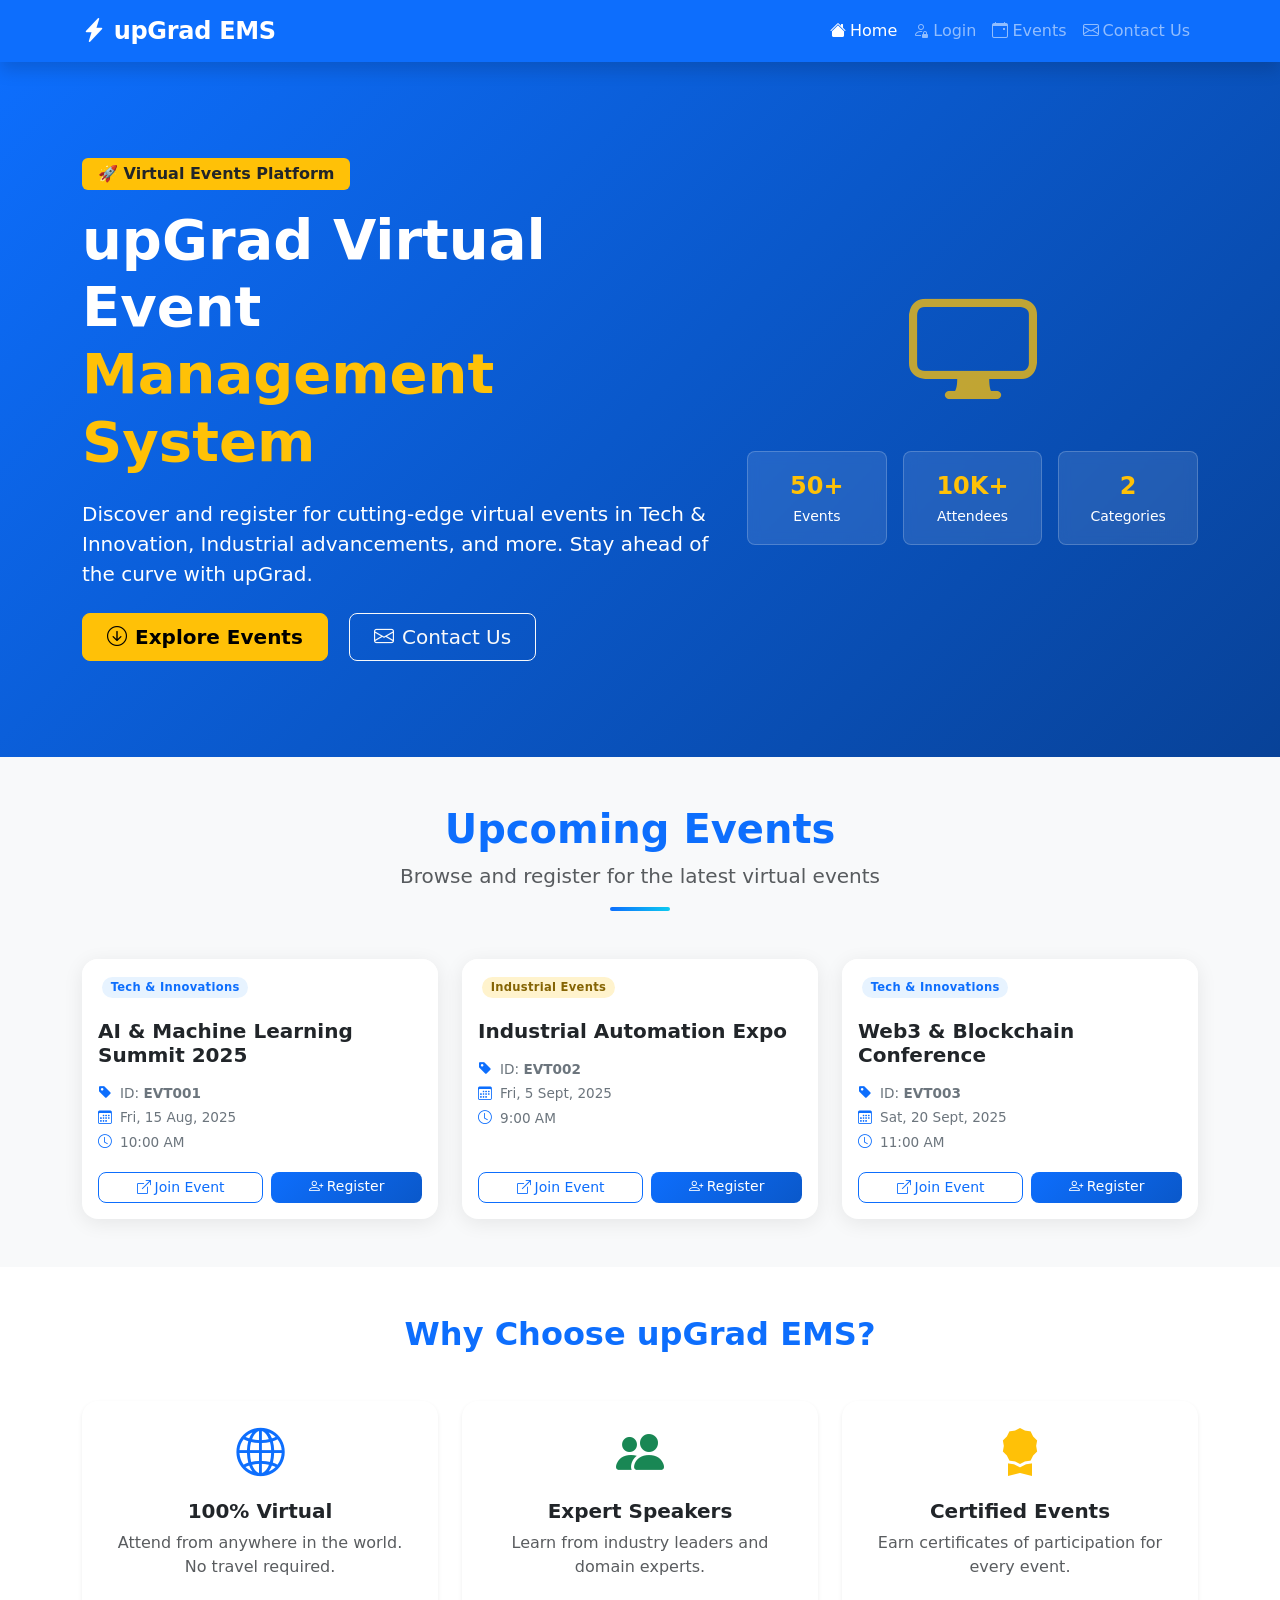
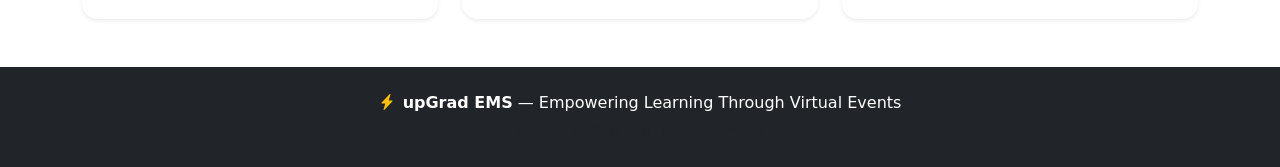
<file: upgrad-ems/index.html>
<!DOCTYPE html>
<html lang="en">
<head>
  <meta charset="UTF-8" />
  <meta name="viewport" content="width=device-width, initial-scale=1.0" />
  <title>upGrad Event Management System</title>
  <link rel="stylesheet" href="https://cdn.jsdelivr.net/npm/bootstrap@5.3.2/dist/css/bootstrap.min.css" />
  <link rel="stylesheet" href="https://cdn.jsdelivr.net/npm/bootstrap-icons@1.11.3/font/bootstrap-icons.min.css" />
  <link rel="stylesheet" href="css/style.css" />
</head>
<body>

  <!-- Navbar -->
  <nav class="navbar navbar-expand-lg navbar-dark bg-primary sticky-top shadow">
    <div class="container">
      <a class="navbar-brand fw-bold fs-4" href="index.html">
        <i class="bi bi-lightning-charge-fill me-2"></i>upGrad EMS
      </a>
      <button class="navbar-toggler" type="button" data-bs-toggle="collapse" data-bs-target="#navbarNav">
        <span class="navbar-toggler-icon"></span>
      </button>
      <div class="collapse navbar-collapse" id="navbarNav">
        <ul class="navbar-nav ms-auto">
          <li class="nav-item"><a class="nav-link active" href="index.html"><i class="bi bi-house-fill me-1"></i>Home</a></li>
          <li class="nav-item"><a class="nav-link" href="login.html"><i class="bi bi-person-lock me-1"></i>Login</a></li>
          <li class="nav-item"><a class="nav-link" href="#events-section"><i class="bi bi-calendar-event me-1"></i>Events</a></li>
          <li class="nav-item"><a class="nav-link" href="contact.html"><i class="bi bi-envelope me-1"></i>Contact Us</a></li>
        </ul>
      </div>
    </div>
  </nav>

  <!-- Hero Section -->
  <section class="hero-section text-white py-5">
    <div class="container">
      <div class="row align-items-center min-vh-50 py-5">
        <div class="col-lg-7">
          <span class="badge bg-warning text-dark mb-3 px-3 py-2 fs-6">🚀 Virtual Events Platform</span>
          <h1 class="display-4 fw-bold mb-4">upGrad Virtual Event<br/><span class="text-warning">Management System</span></h1>
          <p class="lead mb-4 opacity-90">Discover and register for cutting-edge virtual events in Tech & Innovation, Industrial advancements, and more. Stay ahead of the curve with upGrad.</p>
          <a href="#events-section" class="btn btn-warning btn-lg fw-semibold me-3 px-4">
            <i class="bi bi-arrow-down-circle me-2"></i>Explore Events
          </a>
          <a href="contact.html" class="btn btn-outline-light btn-lg px-4">
            <i class="bi bi-envelope me-2"></i>Contact Us
          </a>
        </div>
        <div class="col-lg-5 text-center mt-5 mt-lg-0">
          <div class="hero-graphic">
            <i class="bi bi-display display-1 text-warning opacity-75"></i>
            <div class="hero-stats mt-4">
              <div class="row g-3">
                <div class="col-4">
                  <div class="stat-card p-3 rounded-3 bg-white bg-opacity-10">
                    <div class="fw-bold fs-4 text-warning">50+</div>
                    <small>Events</small>
                  </div>
                </div>
                <div class="col-4">
                  <div class="stat-card p-3 rounded-3 bg-white bg-opacity-10">
                    <div class="fw-bold fs-4 text-warning">10K+</div>
                    <small>Attendees</small>
                  </div>
                </div>
                <div class="col-4">
                  <div class="stat-card p-3 rounded-3 bg-white bg-opacity-10">
                    <div class="fw-bold fs-4 text-warning">2</div>
                    <small>Categories</small>
                  </div>
                </div>
              </div>
            </div>
          </div>
        </div>
      </div>
    </div>
  </section>

  <!-- Events Section -->
  <section id="events-section" class="py-5 bg-light">
    <div class="container">
      <div class="text-center mb-5">
        <h2 class="display-6 fw-bold text-primary">Upcoming Events</h2>
        <p class="text-muted lead">Browse and register for the latest virtual events</p>
        <div class="divider mx-auto"></div>
      </div>
      <div class="row g-4" id="home-events-container">
        <!-- Events rendered by JS -->
      </div>
      <div class="text-center mt-4" id="no-events-home" style="display:none;">
        <p class="text-muted fs-5"><i class="bi bi-calendar-x me-2"></i>No events available yet. Check back soon!</p>
      </div>
    </div>
  </section>

  <!-- Features Section -->
  <section class="py-5">
    <div class="container">
      <h2 class="text-center fw-bold text-primary mb-5">Why Choose upGrad EMS?</h2>
      <div class="row g-4">
        <div class="col-md-4">
          <div class="feature-card text-center p-4 rounded-4 shadow-sm h-100">
            <div class="feature-icon mb-3"><i class="bi bi-globe2 display-5 text-primary"></i></div>
            <h5 class="fw-bold">100% Virtual</h5>
            <p class="text-muted">Attend from anywhere in the world. No travel required.</p>
          </div>
        </div>
        <div class="col-md-4">
          <div class="feature-card text-center p-4 rounded-4 shadow-sm h-100">
            <div class="feature-icon mb-3"><i class="bi bi-people-fill display-5 text-success"></i></div>
            <h5 class="fw-bold">Expert Speakers</h5>
            <p class="text-muted">Learn from industry leaders and domain experts.</p>
          </div>
        </div>
        <div class="col-md-4">
          <div class="feature-card text-center p-4 rounded-4 shadow-sm h-100">
            <div class="feature-icon mb-3"><i class="bi bi-award-fill display-5 text-warning"></i></div>
            <h5 class="fw-bold">Certified Events</h5>
            <p class="text-muted">Earn certificates of participation for every event.</p>
          </div>
        </div>
      </div>
    </div>
  </section>

  <!-- Footer -->
  <footer class="bg-dark text-white py-4">
    <div class="container text-center">
      <p class="mb-1"><i class="bi bi-lightning-charge-fill text-warning me-2"></i><strong>upGrad EMS</strong> &mdash; Empowering Learning Through Virtual Events</p>
      <small class="text-muted">&copy; 2025 upGrad. All rights reserved.</small>
    </div>
  </footer>

  <script src="https://cdn.jsdelivr.net/npm/bootstrap@5.3.2/dist/js/bootstrap.bundle.min.js"></script>
  <script src="js/db.js"></script>
  <script src="js/home.js"></script>
</body>
</html>
</file>
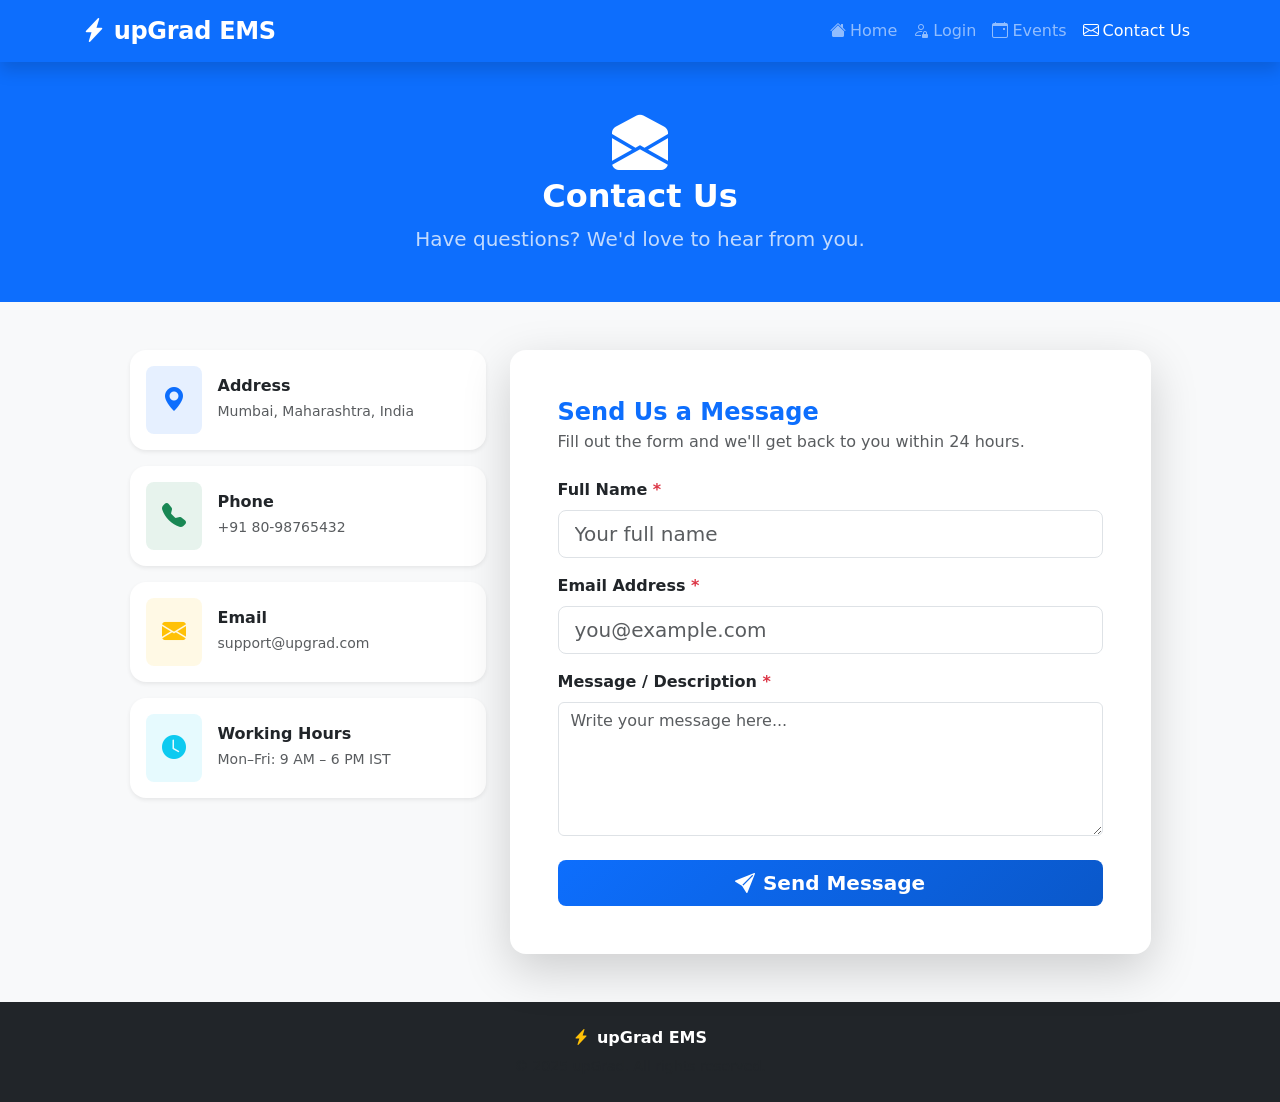
<file: upgrad-ems/contact.html>
<!DOCTYPE html>
<html lang="en">
<head>
  <meta charset="UTF-8" />
  <meta name="viewport" content="width=device-width, initial-scale=1.0" />
  <title>Contact Us – upGrad EMS</title>
  <link rel="stylesheet" href="https://cdn.jsdelivr.net/npm/bootstrap@5.3.2/dist/css/bootstrap.min.css" />
  <link rel="stylesheet" href="https://cdn.jsdelivr.net/npm/bootstrap-icons@1.11.3/font/bootstrap-icons.min.css" />
  <link rel="stylesheet" href="css/style.css" />
</head>
<body class="bg-light">

  <!-- Navbar -->
  <nav class="navbar navbar-expand-lg navbar-dark bg-primary sticky-top shadow">
    <div class="container">
      <a class="navbar-brand fw-bold fs-4" href="index.html">
        <i class="bi bi-lightning-charge-fill me-2"></i>upGrad EMS
      </a>
      <button class="navbar-toggler" type="button" data-bs-toggle="collapse" data-bs-target="#navbarNav">
        <span class="navbar-toggler-icon"></span>
      </button>
      <div class="collapse navbar-collapse" id="navbarNav">
        <ul class="navbar-nav ms-auto">
          <li class="nav-item"><a class="nav-link" href="index.html"><i class="bi bi-house-fill me-1"></i>Home</a></li>
          <li class="nav-item"><a class="nav-link" href="login.html"><i class="bi bi-person-lock me-1"></i>Login</a></li>
          <li class="nav-item"><a class="nav-link" href="index.html#events-section"><i class="bi bi-calendar-event me-1"></i>Events</a></li>
          <li class="nav-item"><a class="nav-link active" href="contact.html"><i class="bi bi-envelope me-1"></i>Contact Us</a></li>
        </ul>
      </div>
    </div>
  </nav>

  <!-- Hero Banner -->
  <div class="bg-primary text-white py-5">
    <div class="container text-center">
      <i class="bi bi-envelope-open-fill display-4 mb-3"></i>
      <h2 class="fw-bold">Contact Us</h2>
      <p class="lead opacity-75 mb-0">Have questions? We'd love to hear from you.</p>
    </div>
  </div>

  <div class="container py-5">
    <div class="row justify-content-center g-4">

      <!-- Contact Info Cards -->
      <div class="col-lg-4">
        <div class="d-flex flex-column gap-3">
          <div class="card border-0 shadow-sm rounded-4 p-3">
            <div class="d-flex align-items-center gap-3">
              <div class="contact-icon-wrap bg-primary bg-opacity-10 rounded-3 p-3">
                <i class="bi bi-geo-alt-fill text-primary fs-4"></i>
              </div>
              <div>
                <h6 class="fw-bold mb-1">Address</h6>
                <small class="text-muted">Mumbai, Maharashtra, India</small>
              </div>
            </div>
          </div>
          <div class="card border-0 shadow-sm rounded-4 p-3">
            <div class="d-flex align-items-center gap-3">
              <div class="contact-icon-wrap bg-success bg-opacity-10 rounded-3 p-3">
                <i class="bi bi-telephone-fill text-success fs-4"></i>
              </div>
              <div>
                <h6 class="fw-bold mb-1">Phone</h6>
                <small class="text-muted">+91 80-98765432</small>
              </div>
            </div>
          </div>
          <div class="card border-0 shadow-sm rounded-4 p-3">
            <div class="d-flex align-items-center gap-3">
              <div class="contact-icon-wrap bg-warning bg-opacity-10 rounded-3 p-3">
                <i class="bi bi-envelope-fill text-warning fs-4"></i>
              </div>
              <div>
                <h6 class="fw-bold mb-1">Email</h6>
                <small class="text-muted">support@upgrad.com</small>
              </div>
            </div>
          </div>
          <div class="card border-0 shadow-sm rounded-4 p-3">
            <div class="d-flex align-items-center gap-3">
              <div class="contact-icon-wrap bg-info bg-opacity-10 rounded-3 p-3">
                <i class="bi bi-clock-fill text-info fs-4"></i>
              </div>
              <div>
                <h6 class="fw-bold mb-1">Working Hours</h6>
                <small class="text-muted">Mon–Fri: 9 AM – 6 PM IST</small>
              </div>
            </div>
          </div>
        </div>
      </div>

      <!-- Contact Form -->
      <div class="col-lg-7">
        <div class="card border-0 shadow-lg rounded-4">
          <div class="card-body p-4 p-md-5">
            <h4 class="fw-bold text-primary mb-1">Send Us a Message</h4>
            <p class="text-muted mb-4">Fill out the form and we'll get back to you within 24 hours.</p>

            <div id="contact-success" class="alert alert-success d-none" role="alert">
              <i class="bi bi-check-circle-fill me-2"></i>
              Your message has been sent successfully! We'll get back to you soon.
            </div>

            <form id="contact-form" novalidate>
              <div class="mb-3">
                <label for="contact-name" class="form-label fw-semibold">Full Name <span class="text-danger">*</span></label>
                <input type="text" class="form-control form-control-lg" id="contact-name" placeholder="Your full name" required />
                <div class="invalid-feedback">Name is required.</div>
              </div>
              <div class="mb-3">
                <label for="contact-email" class="form-label fw-semibold">Email Address <span class="text-danger">*</span></label>
                <input type="email" class="form-control form-control-lg" id="contact-email" placeholder="you@example.com" required />
                <div class="invalid-feedback">Please enter a valid email address.</div>
              </div>
              <div class="mb-4">
                <label for="contact-description" class="form-label fw-semibold">Message / Description <span class="text-danger">*</span></label>
                <textarea class="form-control" id="contact-description" rows="5" placeholder="Write your message here..." required minlength="10"></textarea>
                <div class="invalid-feedback">Please enter a message (at least 10 characters).</div>
              </div>
              <div class="d-grid">
                <button type="submit" class="btn btn-primary btn-lg fw-semibold">
                  <i class="bi bi-send-fill me-2"></i>Send Message
                </button>
              </div>
            </form>
          </div>
        </div>
      </div>

    </div>
  </div>

  <!-- Footer -->
  <footer class="bg-dark text-white py-4">
    <div class="container text-center">
      <p class="mb-1"><i class="bi bi-lightning-charge-fill text-warning me-2"></i><strong>upGrad EMS</strong></p>
      <small class="text-muted">&copy; 2025 upGrad. All rights reserved.</small>
    </div>
  </footer>

  <script src="https://cdn.jsdelivr.net/npm/bootstrap@5.3.2/dist/js/bootstrap.bundle.min.js"></script>
  <script src="js/contact.js"></script>
</body>
</html>
</file>
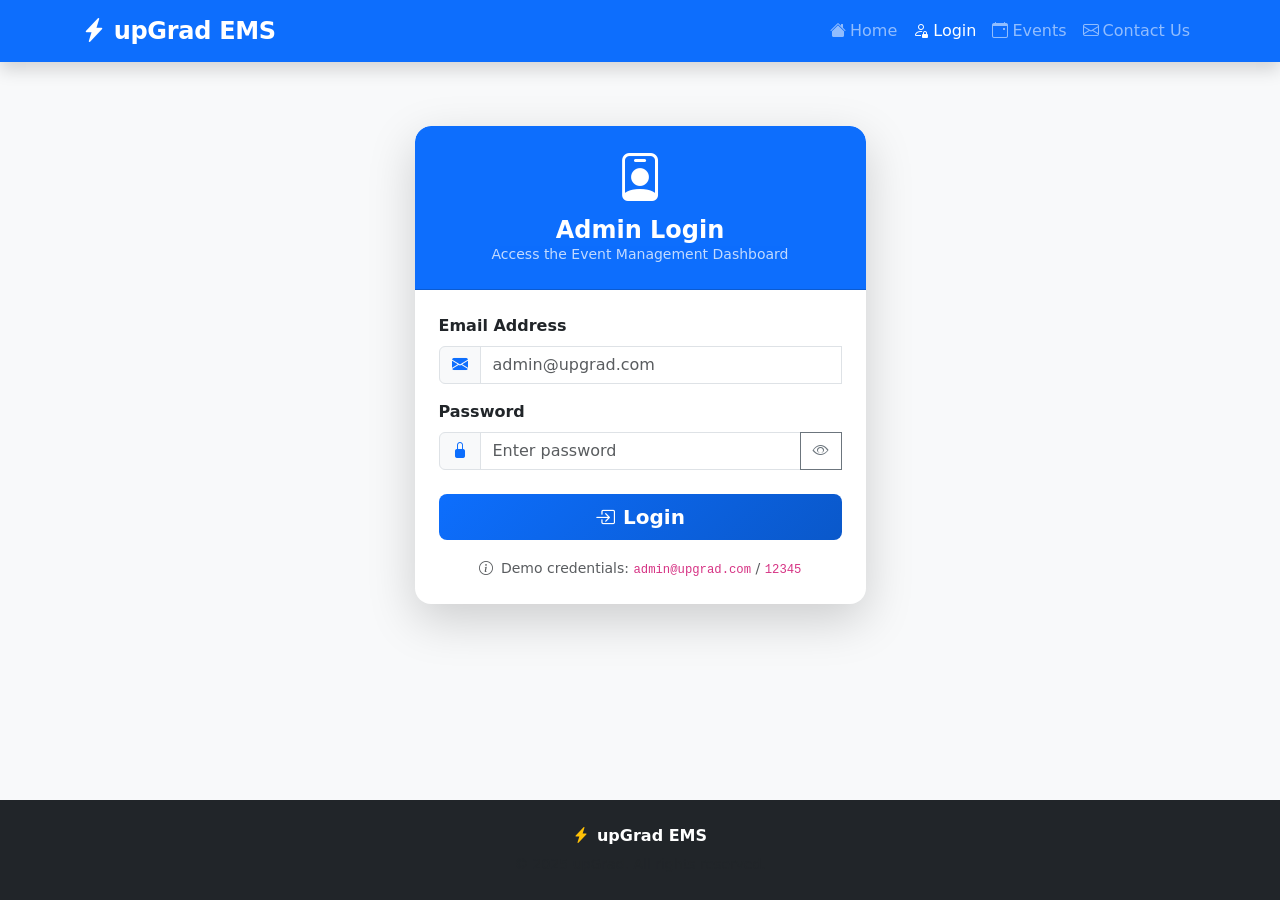
<file: upgrad-ems/events.html>
<!DOCTYPE html>
<html lang="en">
<head>
  <meta charset="UTF-8" />
  <meta name="viewport" content="width=device-width, initial-scale=1.0" />
  <title>Events Management – upGrad EMS</title>
  <link rel="stylesheet" href="https://cdn.jsdelivr.net/npm/bootstrap@5.3.2/dist/css/bootstrap.min.css" />
  <link rel="stylesheet" href="https://cdn.jsdelivr.net/npm/bootstrap-icons@1.11.3/font/bootstrap-icons.min.css" />
  <link rel="stylesheet" href="css/style.css" />
</head>
<body class="bg-light">

  <!-- Navbar -->
  <nav class="navbar navbar-expand-lg navbar-dark bg-primary sticky-top shadow">
    <div class="container">
      <a class="navbar-brand fw-bold fs-4" href="index.html">
        <i class="bi bi-lightning-charge-fill me-2"></i>upGrad EMS
      </a>
      <button class="navbar-toggler" type="button" data-bs-toggle="collapse" data-bs-target="#navbarNav">
        <span class="navbar-toggler-icon"></span>
      </button>
      <div class="collapse navbar-collapse" id="navbarNav">
        <ul class="navbar-nav ms-auto align-items-lg-center">
          <li class="nav-item"><a class="nav-link" href="index.html"><i class="bi bi-house-fill me-1"></i>Home</a></li>
          <li class="nav-item"><a class="nav-link active" href="events.html"><i class="bi bi-calendar-event me-1"></i>Events</a></li>
          <li class="nav-item"><a class="nav-link" href="contact.html"><i class="bi bi-envelope me-1"></i>Contact Us</a></li>
          <li class="nav-item ms-lg-2">
            <button class="btn btn-outline-light btn-sm px-3" id="logout-btn">
              <i class="bi bi-box-arrow-right me-1"></i>Logout
            </button>
          </li>
        </ul>
      </div>
    </div>
  </nav>

  <div class="container py-4">
    <!-- Page Header -->
    <div class="d-flex justify-content-between align-items-center mb-4 flex-wrap gap-2">
      <div>
        <h2 class="fw-bold text-primary mb-1"><i class="bi bi-calendar-event-fill me-2"></i>Events Management</h2>
        <p class="text-muted mb-0">Add, view, search, and delete virtual events</p>
      </div>
      <button class="btn btn-primary" data-bs-toggle="modal" data-bs-target="#addEventModal">
        <i class="bi bi-plus-circle-fill me-2"></i>Add New Event
      </button>
    </div>

    <!-- Alert messages -->
    <div id="events-alert" class="alert d-none" role="alert"></div>

    <!-- Search Bar -->
    <div class="card shadow-sm border-0 rounded-4 mb-4">
      <div class="card-body p-3">
        <div class="row g-2 align-items-end">
          <div class="col-md-4">
            <label for="search-input" class="form-label fw-semibold small text-muted">Search Events</label>
            <div class="input-group">
              <span class="input-group-text"><i class="bi bi-search text-primary"></i></span>
              <input type="text" class="form-control" id="search-input" placeholder="Search by ID, Name, or Category..." />
            </div>
          </div>
          <div class="col-md-3">
            <label for="search-type" class="form-label fw-semibold small text-muted">Search By</label>
            <select class="form-select" id="search-type">
              <option value="all">All Fields</option>
              <option value="id">Event ID</option>
              <option value="name">Event Name</option>
              <option value="category">Category</option>
            </select>
          </div>
          <div class="col-md-auto">
            <button class="btn btn-primary me-2" id="search-btn">
              <i class="bi bi-search me-1"></i>Search
            </button>
            <button class="btn btn-outline-secondary" id="clear-search-btn">
              <i class="bi bi-x-circle me-1"></i>Clear
            </button>
          </div>
        </div>
      </div>
    </div>

    <!-- Events Grid -->
    <div class="row g-4" id="events-container">
      <!-- Populated by JS -->
    </div>
    <div id="no-events-msg" class="text-center py-5 d-none">
      <i class="bi bi-calendar-x display-4 text-muted"></i>
      <p class="text-muted mt-3 fs-5">No events found. Add your first event!</p>
    </div>
  </div>

  <!-- Add Event Modal -->
  <div class="modal fade" id="addEventModal" tabindex="-1" aria-labelledby="addEventModalLabel" aria-hidden="true">
    <div class="modal-dialog modal-lg modal-dialog-centered">
      <div class="modal-content rounded-4 border-0 shadow">
        <div class="modal-header bg-primary text-white rounded-top-4">
          <h5 class="modal-title fw-bold" id="addEventModalLabel">
            <i class="bi bi-plus-circle-fill me-2"></i>Add New Event
          </h5>
          <button type="button" class="btn-close btn-close-white" data-bs-dismiss="modal" aria-label="Close"></button>
        </div>
        <div class="modal-body p-4">
          <form id="add-event-form" novalidate>
            <div class="row g-3">
              <div class="col-md-6">
                <label for="event-id" class="form-label fw-semibold">Event ID <span class="text-danger">*</span></label>
                <input type="text" class="form-control" id="event-id" placeholder="e.g. EVT001" required pattern="[A-Za-z0-9]+" />
                <div class="invalid-feedback">Event ID is required (alphanumeric only).</div>
              </div>
              <div class="col-md-6">
                <label for="event-name" class="form-label fw-semibold">Event Name <span class="text-danger">*</span></label>
                <input type="text" class="form-control" id="event-name" placeholder="e.g. AI Summit 2025" required />
                <div class="invalid-feedback">Event Name is required.</div>
              </div>
              <div class="col-md-6">
                <label for="event-category" class="form-label fw-semibold">Category <span class="text-danger">*</span></label>
                <select class="form-select" id="event-category" required>
                  <option value="" disabled selected>Select a Category</option>
                  <option value="Tech & Innovations">Tech &amp; Innovations</option>
                  <option value="Industrial Events">Industrial Events</option>
                </select>
                <div class="invalid-feedback">Please select a category.</div>
              </div>
              <div class="col-md-6">
                <label for="event-date" class="form-label fw-semibold">Event Date <span class="text-danger">*</span></label>
                <input type="date" class="form-control" id="event-date" required />
                <div class="invalid-feedback">Event date is required.</div>
              </div>
              <div class="col-md-6">
                <label for="event-time" class="form-label fw-semibold">Event Time <span class="text-danger">*</span></label>
                <input type="time" class="form-control" id="event-time" required />
                <div class="invalid-feedback">Event time is required.</div>
              </div>
              <div class="col-md-6">
                <label for="event-url" class="form-label fw-semibold">Event URL <span class="text-danger">*</span></label>
                <input type="url" class="form-control" id="event-url" placeholder="https://example.com/event" required />
                <div class="invalid-feedback">Please enter a valid URL (include https://).</div>
              </div>
            </div>
          </form>
        </div>
        <div class="modal-footer">
          <button type="button" class="btn btn-secondary" data-bs-dismiss="modal">Cancel</button>
          <button type="button" class="btn btn-primary fw-semibold" id="save-event-btn">
            <i class="bi bi-save me-2"></i>Save Event
          </button>
        </div>
      </div>
    </div>
  </div>

  <!-- Footer -->
  <footer class="bg-dark text-white py-4 mt-5">
    <div class="container text-center">
      <p class="mb-1"><i class="bi bi-lightning-charge-fill text-warning me-2"></i><strong>upGrad EMS</strong></p>
      <small class="text-muted">&copy; 2025 upGrad. All rights reserved.</small>
    </div>
  </footer>

  <script src="https://cdn.jsdelivr.net/npm/bootstrap@5.3.2/dist/js/bootstrap.bundle.min.js"></script>
  <script src="js/db.js"></script>
  <script src="js/events.js"></script>
</body>
</html>
</file>
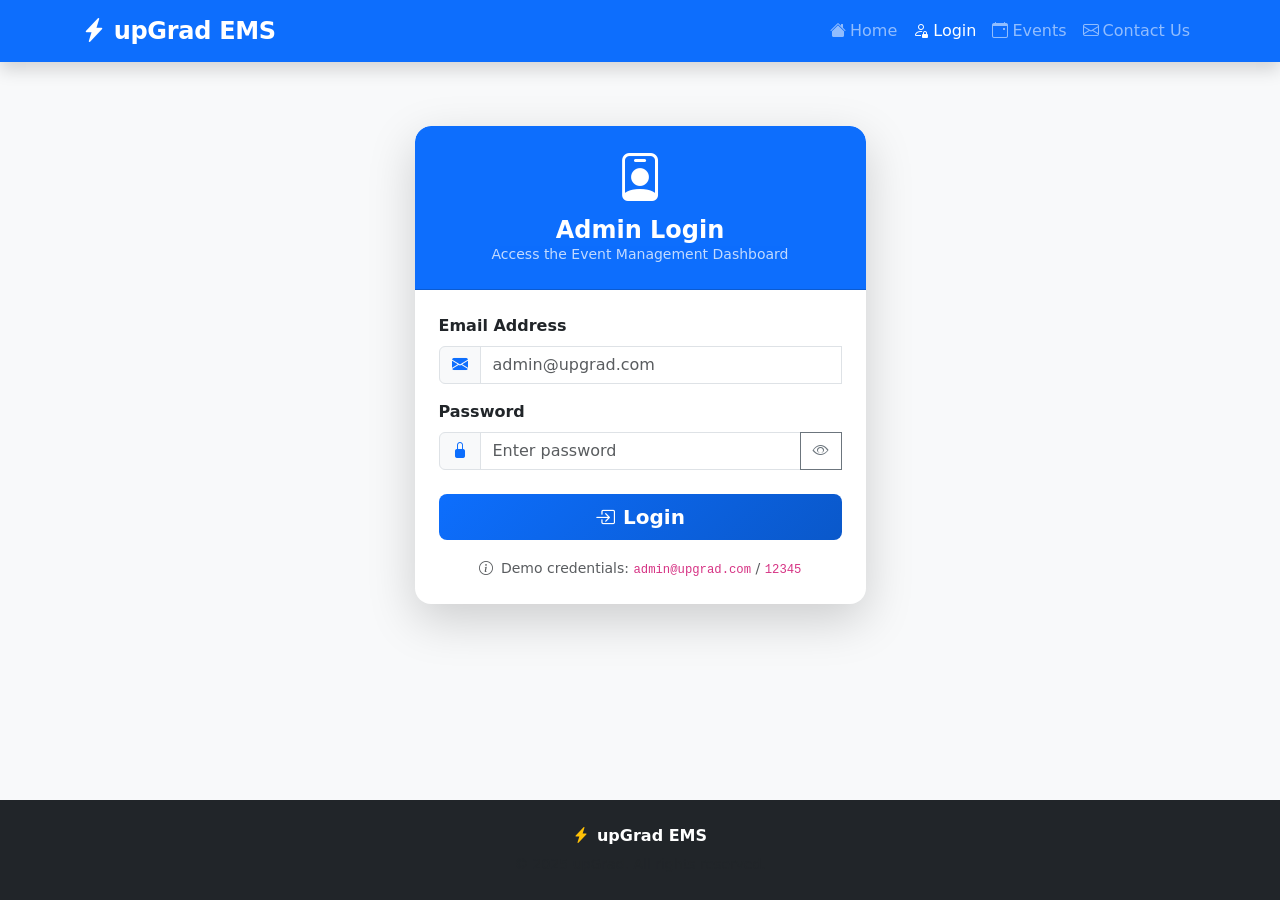
<file: upgrad-ems/login.html>
<!DOCTYPE html>
<html lang="en">
<head>
  <meta charset="UTF-8" />
  <meta name="viewport" content="width=device-width, initial-scale=1.0" />
  <title>Admin Login – upGrad EMS</title>
  <link rel="stylesheet" href="https://cdn.jsdelivr.net/npm/bootstrap@5.3.2/dist/css/bootstrap.min.css" />
  <link rel="stylesheet" href="https://cdn.jsdelivr.net/npm/bootstrap-icons@1.11.3/font/bootstrap-icons.min.css" />
  <link rel="stylesheet" href="css/style.css" />
</head>
<body class="bg-light">

  <!-- Navbar -->
  <nav class="navbar navbar-expand-lg navbar-dark bg-primary sticky-top shadow">
    <div class="container">
      <a class="navbar-brand fw-bold fs-4" href="index.html">
        <i class="bi bi-lightning-charge-fill me-2"></i>upGrad EMS
      </a>
      <button class="navbar-toggler" type="button" data-bs-toggle="collapse" data-bs-target="#navbarNav">
        <span class="navbar-toggler-icon"></span>
      </button>
      <div class="collapse navbar-collapse" id="navbarNav">
        <ul class="navbar-nav ms-auto">
          <li class="nav-item"><a class="nav-link" href="index.html"><i class="bi bi-house-fill me-1"></i>Home</a></li>
          <li class="nav-item"><a class="nav-link active" href="login.html"><i class="bi bi-person-lock me-1"></i>Login</a></li>
          <li class="nav-item"><a class="nav-link" href="index.html#events-section"><i class="bi bi-calendar-event me-1"></i>Events</a></li>
          <li class="nav-item"><a class="nav-link" href="contact.html"><i class="bi bi-envelope me-1"></i>Contact Us</a></li>
        </ul>
      </div>
    </div>
  </nav>

  <!-- Login Card -->
  <div class="container py-5">
    <div class="row justify-content-center">
      <div class="col-sm-10 col-md-7 col-lg-5">
        <div class="card shadow-lg border-0 rounded-4 mt-3">
          <div class="card-header bg-primary text-white text-center py-4 rounded-top-4">
            <i class="bi bi-person-badge display-5"></i>
            <h4 class="mt-2 mb-0 fw-bold">Admin Login</h4>
            <p class="small mb-0 opacity-75">Access the Event Management Dashboard</p>
          </div>
          <div class="card-body p-4">
            <div id="login-alert" class="alert alert-danger d-none" role="alert">
              <i class="bi bi-exclamation-triangle-fill me-2"></i>
              <span id="login-alert-msg">Invalid email or password.</span>
            </div>
            <form id="login-form" novalidate>
              <div class="mb-3">
                <label for="email" class="form-label fw-semibold">Email Address</label>
                <div class="input-group">
                  <span class="input-group-text"><i class="bi bi-envelope-fill text-primary"></i></span>
                  <input type="email" class="form-control" id="email" placeholder="admin@upgrad.com" required />
                  <div class="invalid-feedback">Please enter a valid email address.</div>
                </div>
              </div>
              <div class="mb-4">
                <label for="password" class="form-label fw-semibold">Password</label>
                <div class="input-group">
                  <span class="input-group-text"><i class="bi bi-lock-fill text-primary"></i></span>
                  <input type="password" class="form-control" id="password" placeholder="Enter password" required />
                  <button class="btn btn-outline-secondary" type="button" id="toggle-pwd" title="Show/hide password">
                    <i class="bi bi-eye" id="eye-icon"></i>
                  </button>
                  <div class="invalid-feedback">Password is required.</div>
                </div>
              </div>
              <div class="d-grid">
                <button type="submit" class="btn btn-primary btn-lg fw-semibold">
                  <i class="bi bi-box-arrow-in-right me-2"></i>Login
                </button>
              </div>
            </form>
            <div class="text-center mt-3">
              <small class="text-muted">
                <i class="bi bi-info-circle me-1"></i>
                Demo credentials: <code>admin@upgrad.com</code> / <code>12345</code>
              </small>
            </div>
          </div>
        </div>
      </div>
    </div>
  </div>

  <!-- Footer -->
  <footer class="bg-dark text-white py-4 mt-auto">
    <div class="container text-center">
      <p class="mb-1"><i class="bi bi-lightning-charge-fill text-warning me-2"></i><strong>upGrad EMS</strong></p>
      <small class="text-muted">&copy; 2025 upGrad. All rights reserved.</small>
    </div>
  </footer>

  <script src="https://cdn.jsdelivr.net/npm/bootstrap@5.3.2/dist/js/bootstrap.bundle.min.js"></script>
  <script src="js/login.js"></script>
</body>
</html>
</file>
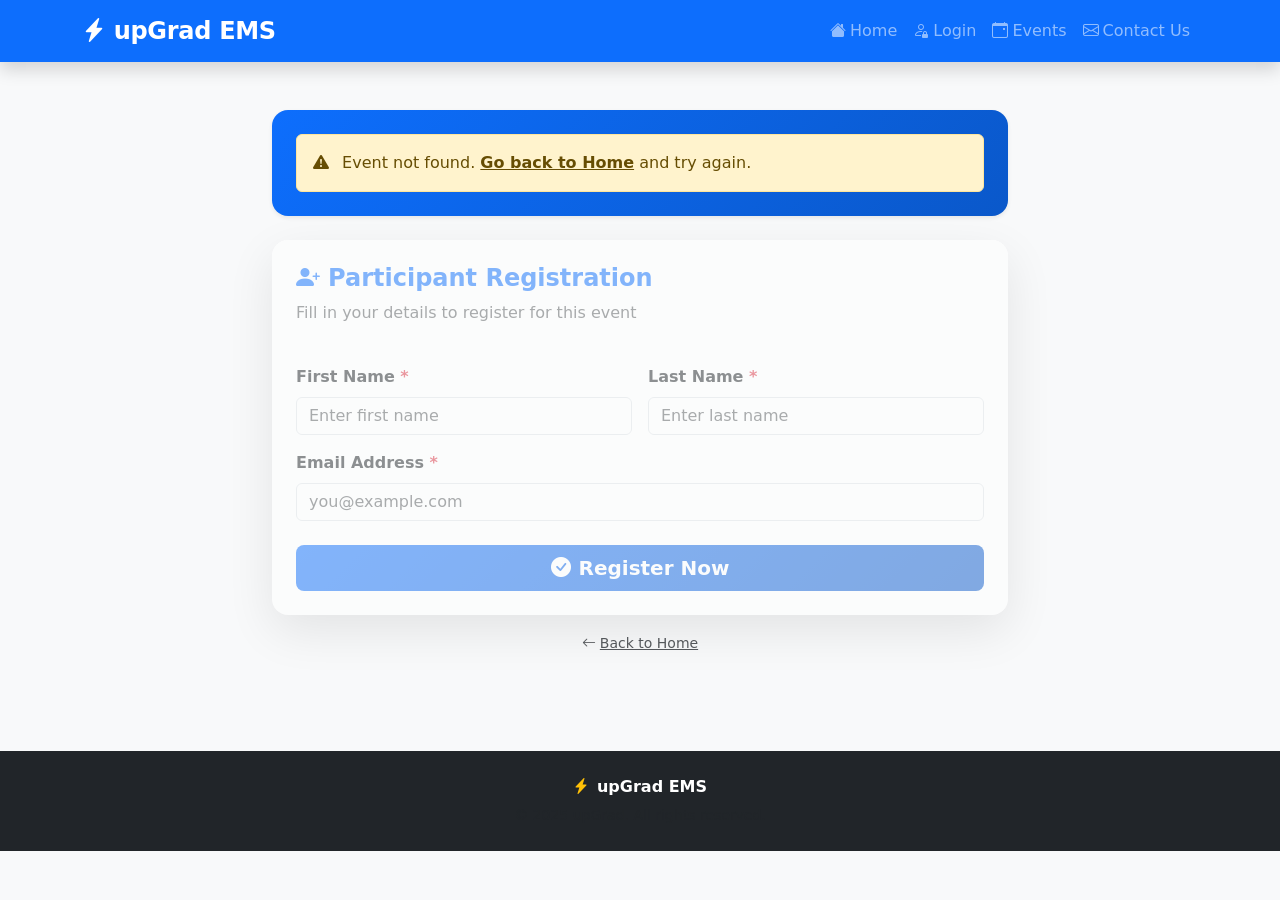
<file: upgrad-ems/register.html>
<!DOCTYPE html>
<html lang="en">
<head>
  <meta charset="UTF-8" />
  <meta name="viewport" content="width=device-width, initial-scale=1.0" />
  <title>Register for Event – upGrad EMS</title>
  <link rel="stylesheet" href="https://cdn.jsdelivr.net/npm/bootstrap@5.3.2/dist/css/bootstrap.min.css" />
  <link rel="stylesheet" href="https://cdn.jsdelivr.net/npm/bootstrap-icons@1.11.3/font/bootstrap-icons.min.css" />
  <link rel="stylesheet" href="css/style.css" />
</head>
<body class="bg-light">

  <!-- Navbar -->
  <nav class="navbar navbar-expand-lg navbar-dark bg-primary sticky-top shadow">
    <div class="container">
      <a class="navbar-brand fw-bold fs-4" href="index.html">
        <i class="bi bi-lightning-charge-fill me-2"></i>upGrad EMS
      </a>
      <button class="navbar-toggler" type="button" data-bs-toggle="collapse" data-bs-target="#navbarNav">
        <span class="navbar-toggler-icon"></span>
      </button>
      <div class="collapse navbar-collapse" id="navbarNav">
        <ul class="navbar-nav ms-auto">
          <li class="nav-item"><a class="nav-link" href="index.html"><i class="bi bi-house-fill me-1"></i>Home</a></li>
          <li class="nav-item"><a class="nav-link" href="login.html"><i class="bi bi-person-lock me-1"></i>Login</a></li>
          <li class="nav-item"><a class="nav-link" href="index.html#events-section"><i class="bi bi-calendar-event me-1"></i>Events</a></li>
          <li class="nav-item"><a class="nav-link" href="contact.html"><i class="bi bi-envelope me-1"></i>Contact Us</a></li>
        </ul>
      </div>
    </div>
  </nav>

  <div class="container py-5">
    <div class="row justify-content-center">
      <div class="col-lg-8">

        <!-- Event Info Banner -->
        <div class="card border-0 shadow-sm rounded-4 mb-4 bg-primary text-white" id="event-info-card">
          <div class="card-body p-4">
            <h5 class="fw-bold mb-3"><i class="bi bi-calendar-check-fill me-2"></i>Event Details</h5>
            <div class="row g-3" id="event-details-display">
              <div class="col-sm-6">
                <small class="opacity-75">Event ID</small>
                <p class="fw-bold mb-0" id="reg-event-id">—</p>
              </div>
              <div class="col-sm-6">
                <small class="opacity-75">Event Name</small>
                <p class="fw-bold mb-0" id="reg-event-name">—</p>
              </div>
              <div class="col-sm-6">
                <small class="opacity-75">Category</small>
                <p class="fw-bold mb-0" id="reg-event-category">—</p>
              </div>
              <div class="col-sm-6">
                <small class="opacity-75">Date</small>
                <p class="fw-bold mb-0" id="reg-event-date">—</p>
              </div>
              <div class="col-sm-6">
                <small class="opacity-75">Time</small>
                <p class="fw-bold mb-0" id="reg-event-time">—</p>
              </div>
            </div>
          </div>
        </div>

        <!-- Registration Form -->
        <div class="card border-0 shadow-lg rounded-4">
          <div class="card-header bg-white border-0 pt-4 px-4 pb-0">
            <h4 class="fw-bold text-primary"><i class="bi bi-person-plus-fill me-2"></i>Participant Registration</h4>
            <p class="text-muted">Fill in your details to register for this event</p>
          </div>
          <div class="card-body p-4">
            <form id="register-form" novalidate>
              <div class="row g-3">
                <div class="col-sm-6">
                  <label for="first-name" class="form-label fw-semibold">First Name <span class="text-danger">*</span></label>
                  <input type="text" class="form-control" id="first-name" placeholder="Enter first name" required />
                  <div class="invalid-feedback">First name is required.</div>
                </div>
                <div class="col-sm-6">
                  <label for="last-name" class="form-label fw-semibold">Last Name <span class="text-danger">*</span></label>
                  <input type="text" class="form-control" id="last-name" placeholder="Enter last name" required />
                  <div class="invalid-feedback">Last name is required.</div>
                </div>
                <div class="col-12">
                  <label for="reg-email" class="form-label fw-semibold">Email Address <span class="text-danger">*</span></label>
                  <input type="email" class="form-control" id="reg-email" placeholder="you@example.com" required />
                  <div class="invalid-feedback">Please enter a valid email address.</div>
                </div>
              </div>
              <div class="d-grid mt-4">
                <button type="submit" class="btn btn-primary btn-lg fw-semibold">
                  <i class="bi bi-check-circle-fill me-2"></i>Register Now
                </button>
              </div>
            </form>
          </div>
        </div>

        <div class="text-center mt-3">
          <a href="index.html" class="text-muted small"><i class="bi bi-arrow-left me-1"></i>Back to Home</a>
        </div>
      </div>
    </div>
  </div>

  <!-- Footer -->
  <footer class="bg-dark text-white py-4 mt-5">
    <div class="container text-center">
      <p class="mb-1"><i class="bi bi-lightning-charge-fill text-warning me-2"></i><strong>upGrad EMS</strong></p>
      <small class="text-muted">&copy; 2025 upGrad. All rights reserved.</small>
    </div>
  </footer>

  <script src="https://cdn.jsdelivr.net/npm/bootstrap@5.3.2/dist/js/bootstrap.bundle.min.js"></script>
  <script src="js/db.js"></script>
  <script src="js/register.js"></script>
</body>
</html>
</file>
<file: upgrad-ems/css/style.css>
/* 
   upGrad EMS - Global Styles
 */

/* ---------- Base ---------- */
body {
  font-family: 'Segoe UI', system-ui, -apple-system, sans-serif;
  min-height: 100vh;
  display: flex;
  flex-direction: column;
}

footer {
  margin-top: auto;
}

/* ---------- Navbar ---------- */
.navbar-brand {
  letter-spacing: -0.3px;
}

/* ---------- Hero Section ---------- */
.hero-section {
  background: linear-gradient(135deg, #0d6efd 0%, #0a58ca 50%, #084298 100%);
  min-height: 480px;
  display: flex;
  align-items: center;
}

.min-vh-50 {
  min-height: 50vh;
}

.stat-card {
  border: 1px solid rgba(255,255,255,0.2);
  backdrop-filter: blur(6px);
}

.hero-graphic .bi-display {
  font-size: 8rem;
}

/* ---------- Divider ---------- */
.divider {
  width: 60px;
  height: 4px;
  background: linear-gradient(90deg, #0d6efd, #0dcaf0);
  border-radius: 2px;
  margin-top: 12px;
  margin-bottom: 12px;
}

/* ---------- Event Cards (Home & Admin) ---------- */
.event-card {
  border: none;
  border-radius: 1rem;
  box-shadow: 0 4px 20px rgba(0,0,0,0.08);
  transition: transform 0.25s ease, box-shadow 0.25s ease;
  overflow: hidden;
}

.event-card:hover {
  transform: translateY(-4px);
  box-shadow: 0 12px 30px rgba(13, 110, 253, 0.15);
}

.event-card .card-header {
  border-bottom: none;
  padding: 1rem 1.25rem 0.5rem;
}

.category-badge {
  font-size: 0.72rem;
  padding: 0.3em 0.75em;
  border-radius: 20px;
  font-weight: 600;
  letter-spacing: 0.3px;
}

.category-tech {
  background-color: #e7f3ff;
  color: #0d6efd;
}

.category-industrial {
  background-color: #fff3cd;
  color: #856404;
}

.event-meta {
  font-size: 0.85rem;
  color: #6c757d;
}

.event-meta i {
  color: #0d6efd;
  width: 18px;
}

/* ---------- Feature Cards (Home) ---------- */
.feature-card {
  border: none;
  box-shadow: 0 2px 15px rgba(0,0,0,0.07);
  transition: transform 0.2s ease, box-shadow 0.2s ease;
}

.feature-card:hover {
  transform: translateY(-3px);
  box-shadow: 0 8px 25px rgba(0,0,0,0.12);
}

.feature-icon {
  display: flex;
  justify-content: center;
}

/* ---------- Login Page ---------- */
.card.rounded-4 {
  overflow: hidden;
}

/* ---------- Register Page ---------- */
#event-info-card {
  background: linear-gradient(135deg, #0d6efd 0%, #0a58ca 100%);
}

/* ---------- Contact Page ---------- */
.contact-icon-wrap {
  min-width: 52px;
  min-height: 52px;
  display: flex;
  align-items: center;
  justify-content: center;
}

/* ---------- Events Page (Admin) ---------- */
.delete-btn {
  border-radius: 0.5rem;
  font-size: 0.85rem;
}

/* ---------- Forms ---------- */
.form-control:focus,
.form-select:focus {
  border-color: #86b7fe;
  box-shadow: 0 0 0 0.2rem rgba(13, 110, 253, 0.15);
}

/* ---------- Buttons ---------- */
.btn {
  border-radius: 0.5rem;
}

.btn-primary {
  background: linear-gradient(135deg, #0d6efd, #0a58ca);
  border: none;
}

.btn-primary:hover {
  background: linear-gradient(135deg, #0a58ca, #084298);
}

/* ---------- Responsive tweaks ---------- */
@media (max-width: 576px) {
  .hero-section h1.display-4 {
    font-size: 2rem;
  }
  .hero-graphic .bi-display {
    font-size: 5rem;
  }
}
</file>
